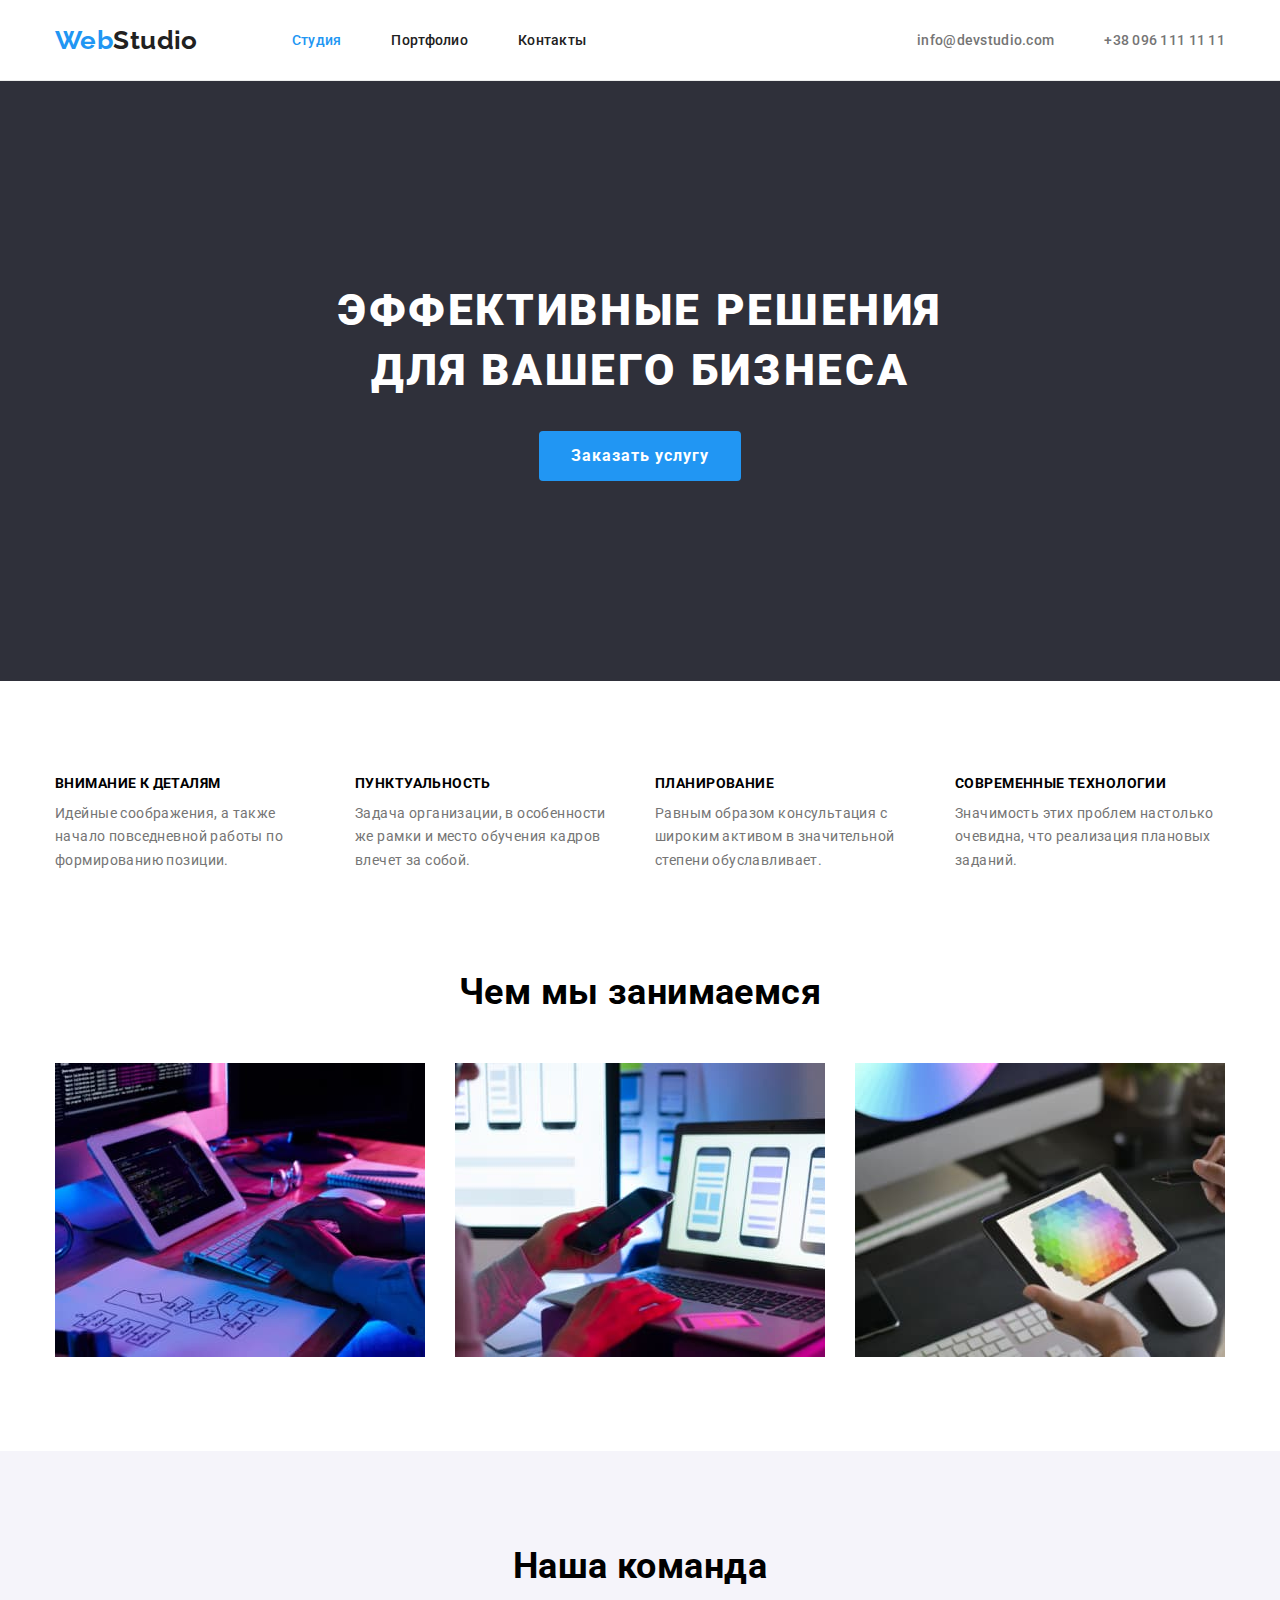
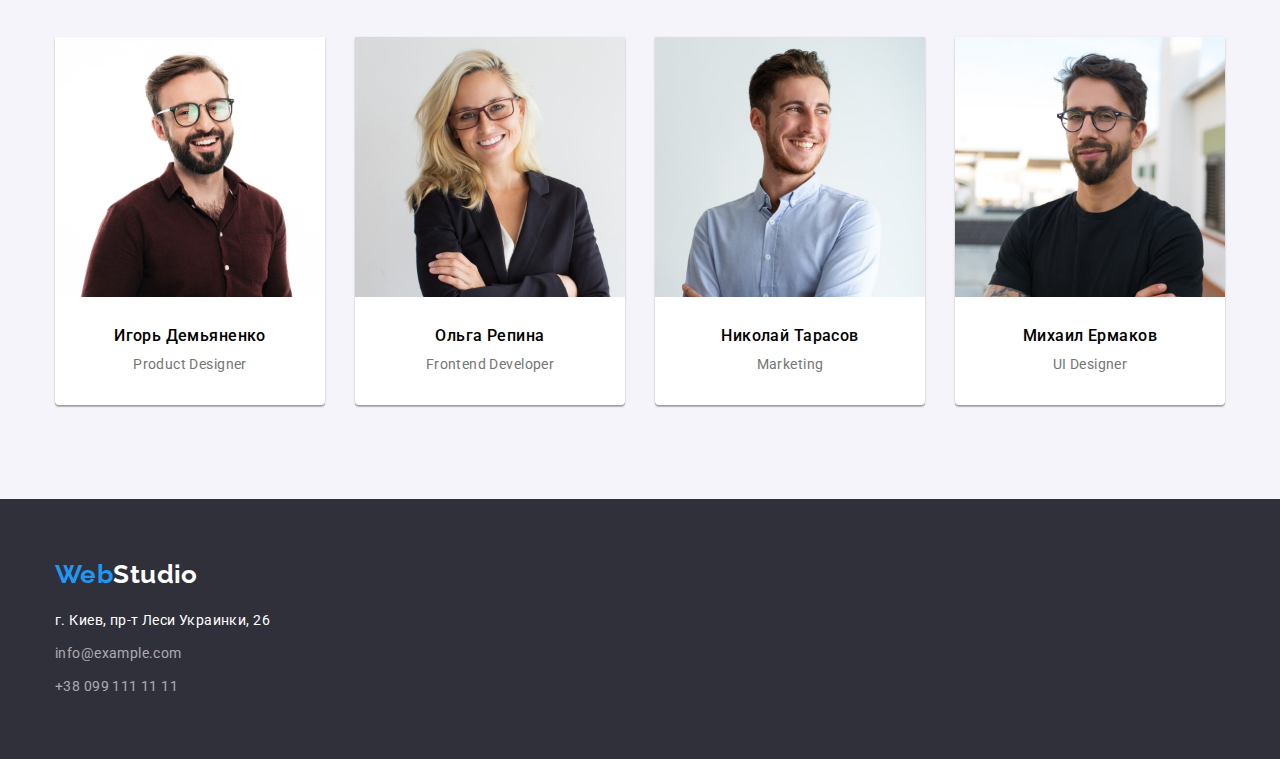
<file: index.html>
<!DOCTYPE html>
<html lang="ru">
  <head>
    <meta charset="UTF-8" />
    <meta http-equiv="X-UA-Compatible" content="IE=edge" />
    <meta name="viewport" content="width=device-width, initial-scale=1.0" />
    <title>GOIT</title>
    <link rel="preconnect" href="https://fonts.googleapis.com">
    <link rel="preconnect" href="https://fonts.gstatic.com" crossorigin>
    <link href="https://fonts.googleapis.com/css2?family=Raleway:wght@700&family=Roboto:wght@400;500;700;900&display=swap" rel="stylesheet">
    <link rel="stylesheet" href="css/normalize.css">
    <link rel="stylesheet" href="./styles/styles.css">
  </head>
  <body>
    <header>
      <div class="container">
        <div class="navigation"> 
          <nav class="navigation-ll">
            <a class="logo" href="#" lang="en">Web<span class="logo-ll">Studio</span></a>          
            <ul class="nav-l">
              <li class="list-font"><a class="list-l" href="#">Студия</a></li>
              <li class="list-font"><a class="list" href="./portfolio.html">Портфолио</a></li>
              <li class="list-font"><a class="list" href="#">Контакты</a></li>
            </ul>
          </nav>
          <ul class="telmail-ll">
            <li class="list-font"><a class="list-font-email-tel" href="mailto:info@devstudio.com">info@devstudio.com</a></li>
            <li class="list-font"><a class="list-font-email-tel" href="tel:+380961111111">+38 096 111 11 11</a></li>
          </ul>
        </div>
      </div>
    </header>
    <main>
      <section class="section-l">
        <div class="container">
          <h1 class="header-l">Эффективные решения для вашего бизнеса</h1>
          <button class="button" type="button">Заказать услугу</button>
        </div>
      </section>
        <section class="section-ll section-main">
          <div class="container">
            <h2 class="invisible">Наши преимущества</h2>
        <ul class="header-menu-list">
          <li>
            <h3 class="header-list">Внимание к деталям</h3>
            <p class="text-list">Идейные соображения, а также начало повседневной работы по формированию позиции.</p>
          </li>
          <li>
            <h3 class="header-list">Пунктуальность</h3>
            <p class="text-list">
              Задача организации, в особенности же рамки и место обучения кадров влечет за собой.
            </p>
          </li>
          <li>
            <h3 class="header-list">Планирование</h3>
            <p class="text-list">
              Равным образом консультация с широким активом в значительной степени обуславливает.
            </p>
          </li>
          <li>
            <h3 class="header-list">Современные технологии</h3>
            <p class="text-list">Значимость этих проблем настолько очевидна, что реализация плановых заданий.</p>
          </li>
        </ul>
          </div>
      </section>
      <section class="section-lll section-main">
        <div class="container">
          <h2 class="header-photo">Чем мы занимаемся</h2>
        <ul class="photo-flex">
          <li><img src="./images/img(1).jpg" width="370" height="294" alt="IMG1" /></li>
          <li><img src="./images/img(2).jpg" width="370" height="294" alt="IMG2" /></li>
          <li><img src="./images/img(3).jpg" width="370" height="294" alt="IMG3" /></li>
        </ul>
        </div>
      </section>
      <section class="big-team section-main">
          <div class="container">
            <h2 class="team">Наша команда</h2>
        <ul class="team-our">
          <li class="photo-members">
              <img class="photo-list" src="./images/img221.jpg" width="270" height="260" alt="img221" />
            <h3 class="members profession-members">Игорь Демьяненко</h3>
            <p class="profession profession-members">Product Designer</p>
          </li>
          <li class="photo-members">
              <img class="photo-list" src="./images/img222.jpg" width="270" height="260" alt="img222" />
            <h3 class="members profession-members">Ольга Репина</h3>
            <p class="profession profession-members">Frontend Developer</p>
          </li>
          <li class="photo-members">
              <img class="photo-list" src="./images/img223.jpg" width="270" height="260" alt="img223" />
            <h3 class="members profession-members">Николай Тарасов</h3>
            <p class="profession profession-members">Marketing</p>
          </li>
          <li class="photo-members">
              <img class="photo-list" src="./images/img224.jpg" width="270" height="260" alt="img224" />
            <h3 class="members profession-members">Михаил Ермаков</h3>
            <p class="profession profession-members">UI Designer</p>
          </li>
        </ul>
          </div>
      </section>
    </main>
      </section>
    <footer class="big-footer">
      <div class="container">
        <div class="footer-l">
            <a class="logo" href="#" lang="en">Web<span class="logo-lll">Studio</span></a>
      <address>
        <ul class="contacts-list">
          <li class="list-cont-l">
           <a style="text-decoration: none;" class="city" href="https://bit.ly/3pXMvUd">г. Киев, пр-т Леси Украинки, 26</a>
          </li>
          <li class="list-cont-ll">
            <a style="text-decoration: none;" class="email-tel" href="mailto:info@example.com">info@example.com</a>
          </li>
          <li class="list-cont-lll">
            <a style="text-decoration: none;" class="email-tel" href="tel:+380991111111">+38 099 111 11 11</a>
          </li>
        </ul>
      </address>
        </div>
      </div>
    </footer> 
  </body>
</html>
</file>
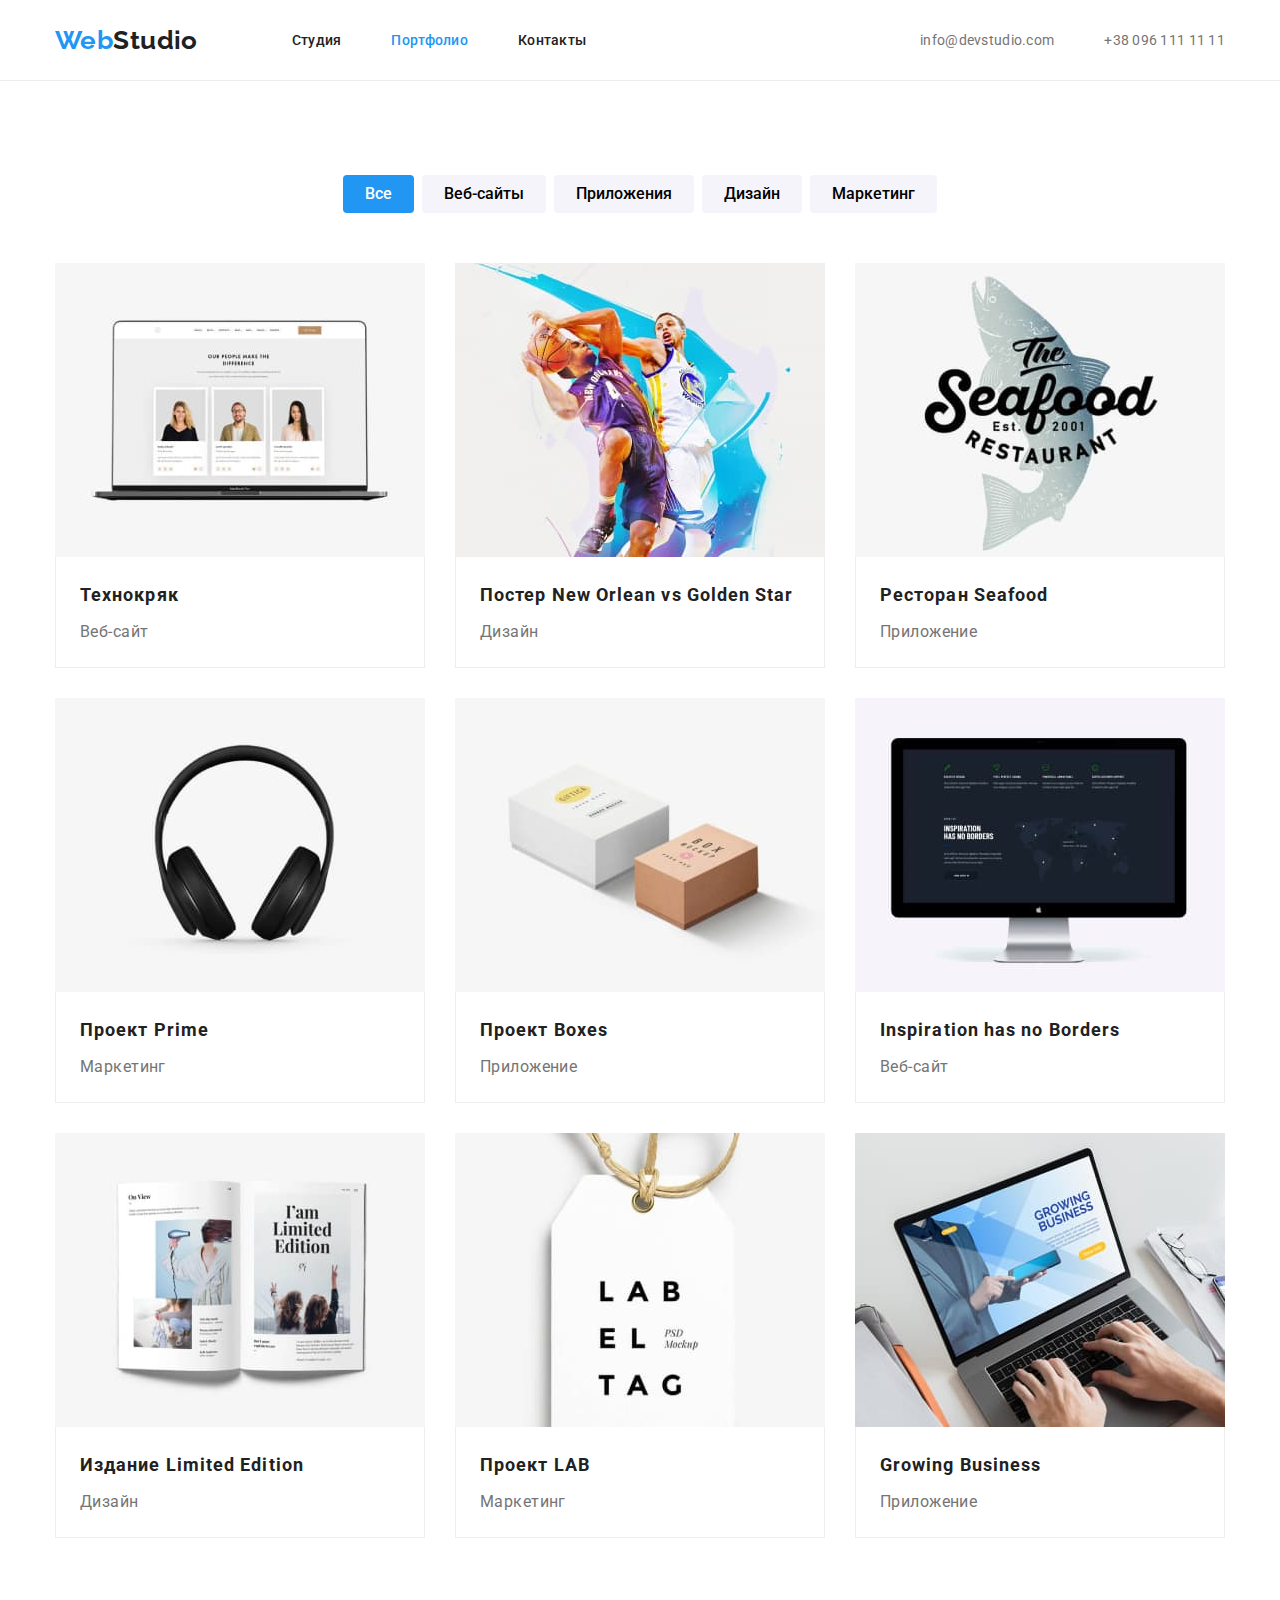
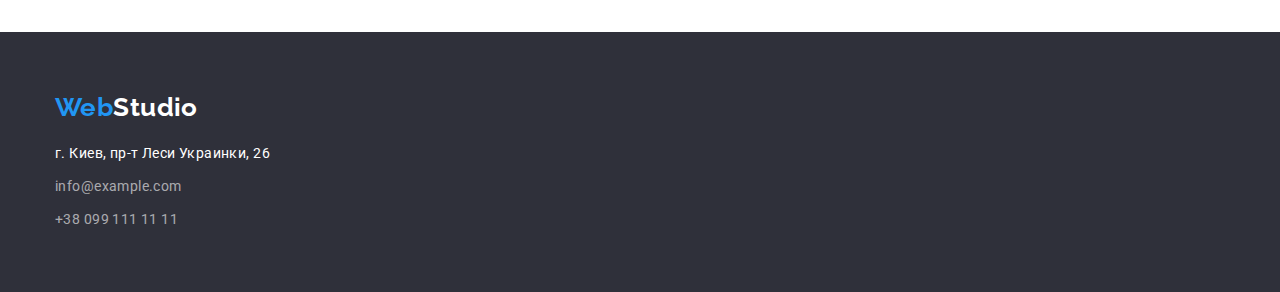
<file: portfolio.html>
<!DOCTYPE html>
<html lang="ru">
  <head>
    <meta charset="UTF-8" />
    <meta http-equiv="X-UA-Compatible" content="IE=edge" />
    <meta name="viewport" content="width=device-width, initial-scale=1.0" />
    <title>Портфолио</title>
    <link rel="preconnect" href="https://fonts.googleapis.com">
    <link rel="preconnect" href="https://fonts.gstatic.com" crossorigin>
    <link href="https://fonts.googleapis.com/css2?family=Raleway:wght@700&family=Roboto:wght@400;500;700;900&display=swap" rel="stylesheet">
    <link rel="stylesheet" href="css/normalize.css">
    <link rel="stylesheet" href="./styles/styles.css" />    
  </head>
  <body>
    <header>
      <div class="container">
        <div class="navigation">
          <nav class="navigation-ll">
            <a class="logo" href="#" lang="en">Web<span class="logo-ll">Studio</span></a>
            <ul class="nav-l">
              <li class="list-font"><a class="list-lll" href="./index.html">Студия</a></li>
              <li class="list-font"><a class="list-ll" href="#">Портфолио</a></li>
              <li class="list-font"><a class="list-lll" href="#">Контакты</a></li>
            </ul>
          </nav>
          <ul class="telmail-ll">
            <li class="list-font">
              <a class="list-font-email-tel-ll" href="mailto:info@devstudio.com">info@devstudio.com</a>
            </li>
            <li class="list-font">
              <a class="list-font-email-tel-ll" href="tel:+380961111111">+38 096 111 11 11</a>
            </li>
          </ul>
        </div>
      </div>
    </header>
    <main>
      <section class="section-main">
          <div class="container">
            <h1 class="header-ll">Информация</h1>
          <ul class="button-menu-list">
            <li>
              <button class="button-list-ll-aktiv" type="button">Все</button>
            </li>
            <li>
              <button class="button-list-ll" type="button">Веб-сайты</button>
            </li>
            <li>
              <button class="button-list-ll" type="button">Приложения</button>
            </li>
            <li>
              <button class="button-list-ll" type="button">Дизайн</button>
            </li>
            <li>
              <button class="button-list-ll" type="button">Маркетинг</button>
            </li>
          </ul>
          <ul class="photo-list-p">
            <li>
              <img src="./images-portfolio/comp.jpg" alt="img1p" />
              <div class="looo">
                <h2 class="header-list-ll">Технокряк</h2>
                <p class="text-list-ll">Веб-сайт</p>
              </div>
            </li>
            <li>
              <img src="./images-portfolio/bask.jpg" alt="img2p" />
              <div class="looo">
                <h2 class="header-list-ll">Постер New Orlean vs Golden Star</h2>
              <p class="text-list-ll">Дизайн</p>
              </div>
            </li>
            <li>
              <img src="./images-portfolio/fish.jpg" alt="img3p" />
              <div class="looo">
                <h2 class="header-list-ll">Ресторан Seafood</h2>
                <p class="text-list-ll">Приложение</p>
              </div>
            </li>
            <li>
              <img src="./images-portfolio/img (13).jpg" alt="img4p" />
              <div class="looo">
                <h2 class="header-list-ll">Проект Prime</h2>
                <p class="text-list-ll">Маркетинг</p>
              </div>
            </li>
            <li>
              <img src="./images-portfolio/img (14).jpg" alt="img5p" />
              <div class="looo">
                <h2 class="header-list-ll">Проект Boxes</h2>
                <p class="text-list-ll">Приложение</p>
              </div>
            </li>
            <li>
              <img src="./images-portfolio/img (15).jpg" alt="img6p" />
              <div class="looo">
                <h2 class="header-list-ll">Inspiration has no Borders</h2>
                <p class="text-list-ll">Веб-сайт</p>
              </div>
            </li>
            <li>
              <img src="./images-portfolio/img (16).jpg" alt="img7p" />
              <div class="looo">
                <h2 class="header-list-ll">Издание Limited Edition</h2>
                <p class="text-list-ll">Дизайн</p>
              </div>
            </li>
            <li>
              <img src="./images-portfolio/brel.jpg" alt="img8p" />
              <div class="looo">
                <h2 class="header-list-ll">Проект LAB</h2>
                <p class="text-list-ll">Маркетинг</p>
              </div>
            </li>
            <li>
              <img src="./images-portfolio/comp2.jpg" alt="img9p" />
              <div class="looo">
                <h2 class="header-list-ll">Growing Business</h2>
                <p class="text-list-ll">Приложение</p>
              </div>
            </li>
          </ul>
          </div>
      </main>
      </section>
    <footer class="big-footer">
      <div class="container">
        <div class="footer-l">
            <a class="logo" href="#" lang="en">Web<span class="logo-lll">Studio</span></a>
      <address>
        <ul class="contacts-list">
          <li class="list-cont-l" style="list-style-type: none">
            <a class="city" href="https://bit.ly/3pXMvUd">г. Киев, пр-т Леси Украинки, 26</a>
          </li>
          <li class="list-cont-ll" style="list-style-type: none">
            <a class="email-tel" href="mailto:info@example.com">info@example.com</a>
          </li>
          <li class="list-cont-lll" style="list-style-type: none">
            <a class="email-tel" href="tel:+380991111111">+38 099 111 11 11</a>
          </li>
        </ul>
      </address>
        </div>
      </div>
    </footer>
  </body>
</html>
</file>
<file: styles/styles.css>
:root {
  --color-hover: #2196f3;
  --font-family: 'Raleway', sans-serif;
  --color-color2: #757575;
  --background-color-color3: #2f303a;
  --background-color-color4: #f5f4fa;
  --color-color3: #212121;
  --color-color4: #fff;
  --background-color5: #188ce8;
  --color-color5: rgba(255, 255, 255, 0.6);
  --box-shadow: 0px 1px 3px rgba(0, 0, 0, 0.12), 0px 1px 1px rgba(0, 0, 0, 0.14), 0px 2px 1px rgba(0, 0, 0, 0.2);
  

}

body {
  font-family: Roboto;
  font-size: 14px;
  letter-spacing: 0.03em;
  background-color: var(--color-color4);
}

html {
  box-sizing: border-box;
  scroll-behavior: smooth;
}

*,
*::before,
*::after {
  box-sizing: inherit;
}

.container {
  width: 1200px;
  margin: 0 auto;
  padding-left: 15px;
  padding-right: 15px;
}

h1,
h2,
h3,
h4,
h5,
h6,
p {
	margin: 0;
}

img {
	display: block;
	max-width: 100%;
	height: auto;
}

address {
	font-style: normal;
}

header {
  border-bottom: 1px solid #ECECEC;;
}

ul {
  list-style: none;
  padding: 0;
  margin: 0;
}


/* Nav */

.navigation {
  display: flex;
  align-items: center;
  
  


}

.navigation-ll {
  display: flex;
  
  
}


.nav-l {
  display: flex;
  gap: 50px;
  margin-left: 94px;
}

.telmail-ll {
  display: flex;
  gap: 50px;
  margin-left: auto;
}

.logo {
  text-decoration: none;
  font-family: var(--font-family);
  font-weight: 700;
  font-size: 26px;
  line-height: 1.17;
  color: var(--color-hover);
  padding-top: 25px;
  padding-bottom: 25px;
}

.logo-ll {
  color: var(--color-color3);
}

.list:hover {
  color: var(--color-hover);
}


.list-font {
 
  line-height: 1.17;
  list-style-type: none;
  letter-spacing: 5;
  letter-spacing: 0.02em;
  padding-top: 32px;
  padding-bottom: 32px;
}

.list {
  color: var(--color-color3);
  font-weight: 500;
  text-decoration: none;
  padding-top: 32px;
  padding-bottom: 32px;
}

.list-l {
  color: var(--color-hover);
  font-weight: 500;
  text-decoration: none;
  padding-top: 32px;
  padding-bottom: 32px;
}

.list-font-email-tel {
  line-height: 1.17;
  color: var(--color-color2);
  font-weight: 500;
  text-decoration: none;
  padding-top: 32px;
  padding-bottom: 32px;
}

.list-font-email-tel:hover {
  color: var(--color-hover);
}

/* Menu-Section1 */

.section-l {
  background-color: var(--background-color-color3);
  padding: 200px 0;
  text-align: center;
}

.header-l {
  text-transform: uppercase;
  font-size: 44px;
  font-weight: 900;
  line-height: 1.36;
  letter-spacing: 0.06em;
  width: 696px;
  height: 120px;
  text-align: center;
  margin: 0 auto;
  color: var(--color-color4);
}

/* Button */

.button {
  margin-top: 30px;
  left: 50%;
  padding: 10px 32px;
  border-radius: 4px;
  font-weight: 700;
  font-size: 16px;
  line-height: 1.87;
  border: 0;
  letter-spacing: 0.06em;

  color: var(--color-color4);
}

.button {
  background-color: var(--color-hover);
}

.button:hover,
.button:focus {
  background-color: var(--background-color5);
  color: var(--color-color4);
}

/* Header-list */

.section-main {
  padding-top: 94px;
  padding-bottom: 94px;
}

.section-ll {
  display: flex;
  
}

.header-menu-list {
  display: flex;
  gap: 30px;
  justify-content: center;
  list-style-type: none;
  
}

.invisible {
  font-size: 0px;
}

.header-list {
  font-size: 14px;
  font-weight: 700;
  line-height: 1.17;
  margin-bottom: 10px;
  text-transform: uppercase;
}

.text-list {
  display: flex;
  width: 270px;
  height: 75px;
  color: var(--color-color2);
  line-height: 1.7;
  margin: 0;
}

/* Header-Photo */

.section-lll {
  display: flex;
  padding-top: 0;
}

.photo-flex {
  display: flex;
  gap: 30px;
  justify-content: center;
  list-style-type: none;
}

/* Our Team */

.big-team {
  display: flex;
  padding-top: 94px;
  background-color: var(--background-color-color4);
  padding-bottom: 94px;
}

.header-photo {
  display: flex;
  justify-content: center;
  margin-bottom: 50px;
  font-weight: 700;
  font-size: 36px;
  line-height: 1.17;
}

.team-our {
  list-style-type: none;
  display: flex;
  gap: 30px;
  justify-content: center;
  margin: 0;
}

.team {
  display: flex;
  justify-content: center;
  font-weight: 700;
  font-size: 36px;
  line-height: 1.17;
  margin-bottom: 50px;
}

.photo-members {
  background-color: var(--color-color4);
  box-shadow: var(--box-shadow);
  border-radius: 0px 0px 4px 4px;
  width: 270px;
  height: 368px;
}

.photo-list {
  margin-bottom: 30px;
}

.members {
  text-align: center;
  font-weight: 500;
  font-size: 16px;
  line-height: 1.17;
  margin-bottom: 10px
}

.profession {
  text-align: center;
  color: var(--color-color2);
  font-size: 16;
  line-height: 1.17;
  margin-bottom: 30px;
}

/* Footer */

.big-footer {
  background-color: var(--background-color-color3);
  padding-top: 60px;
  padding-bottom: 60px;
}

.contacts-list {
  list-style-type: none;
  margin-top: 20px;
}

.list-cont-l, .list-cont-ll {
  margin-bottom: 9px;
}


.city {
  text-decoration: none;
  color: var(--color-color4);
  line-height: 1.7;
  font-style: normal;
}

.city:hover {
  color: var(--color-hover);
}

.email-tel {
  text-decoration: none;
  line-height: 1.7;
  color: var(--color-color5);
  font-style: normal;
}

.email-tel:hover {
  color: var(--color-hover);
}

.logo-lll {
  color: var(--color-color4);
}


/* Portfolio */

/* Nav */

.logo-ll {
  color: var(--color-color3);
}

.list-lll:hover {
  color: var(--color-hover);
}

.list-font-ll {
  line-height: 1.17;
  list-style-type: none;
  letter-spacing: 0.02em;
}

.list-lll {
  text-decoration: none;
  letter-spacing: 0.02em;
  color: var(--color-color3);
  font-weight: 500;
  padding-top: 32px;
  padding-bottom: 32px;
}

.list-ll {
  text-decoration: none;
  letter-spacing: 0.02em;
  color: var(--color-hover);
  font-weight: 500;
  padding-top: 32px;
  padding-bottom: 32px;
}

.list-font-email-tel-ll {
  text-decoration: none;
  letter-spacing: 0.02em;
  line-height: 1.17;
  list-style-type: none;
  color: var(--color-color2);
}

.list-font-email-tel-ll:hover {
  color: var(--color-hover);
}

/* Main */

.header-ll {
  position: absolute; width: 1px; height: 1px; margin: -1px; padding: 0; overflow: hidden; border: 0; clip: rect(0 0 0 0);
}

.section-p-l {
  display: flex;

}

.photo-list-p {
  list-style: none;
  display: flex;
  flex-wrap: wrap;
  gap: 30px;
  margin-top: 50px;
}


.button-menu-list {
  list-style-type: none;
  display: flex;
  justify-content: center;
  gap: 8px;
}

.button-list-ll {
  border: 0;
  cursor: pointer;
  padding: 6px 22px;
  border-radius: 4px;
  font-weight: 500;
  font-size: 16px;
  line-height: 1.6;
  background-color: var(--background-color-color4);
}

.button-list-ll-aktiv {
  border: 0;
  cursor: pointer;
  padding: 6px 22px;
  border-radius: 4px;
  font-weight: 500;
  font-size: 16px;
  line-height: 1.6;
  color: var(--color-color4);
  background-color: var(--color-hover);
}

.button-list-ll:hover,
.button-list-ll:focus {
  color: var(--color-color4);
  background-color: var(--color-hover);
}

/* Information */

.looo {
  border-left: 1px solid #EEEEEE;
  border-right: 1px solid #EEEEEE;
  border-bottom: 1px solid #EEEEEE;
  padding: 20px 24px 20px 24px;
}

.header-list-ll {
  font-weight: 700;
  letter-spacing: 0.06em;
  font-size: 18px;
  line-height: 2;
  margin-bottom: 4px;
  color: var(--color-color3);

  
}

.text-list-ll {
  font-size: 16px;
  line-height: 1.875;
  color: var(--color-color2);
  
}
</file>
